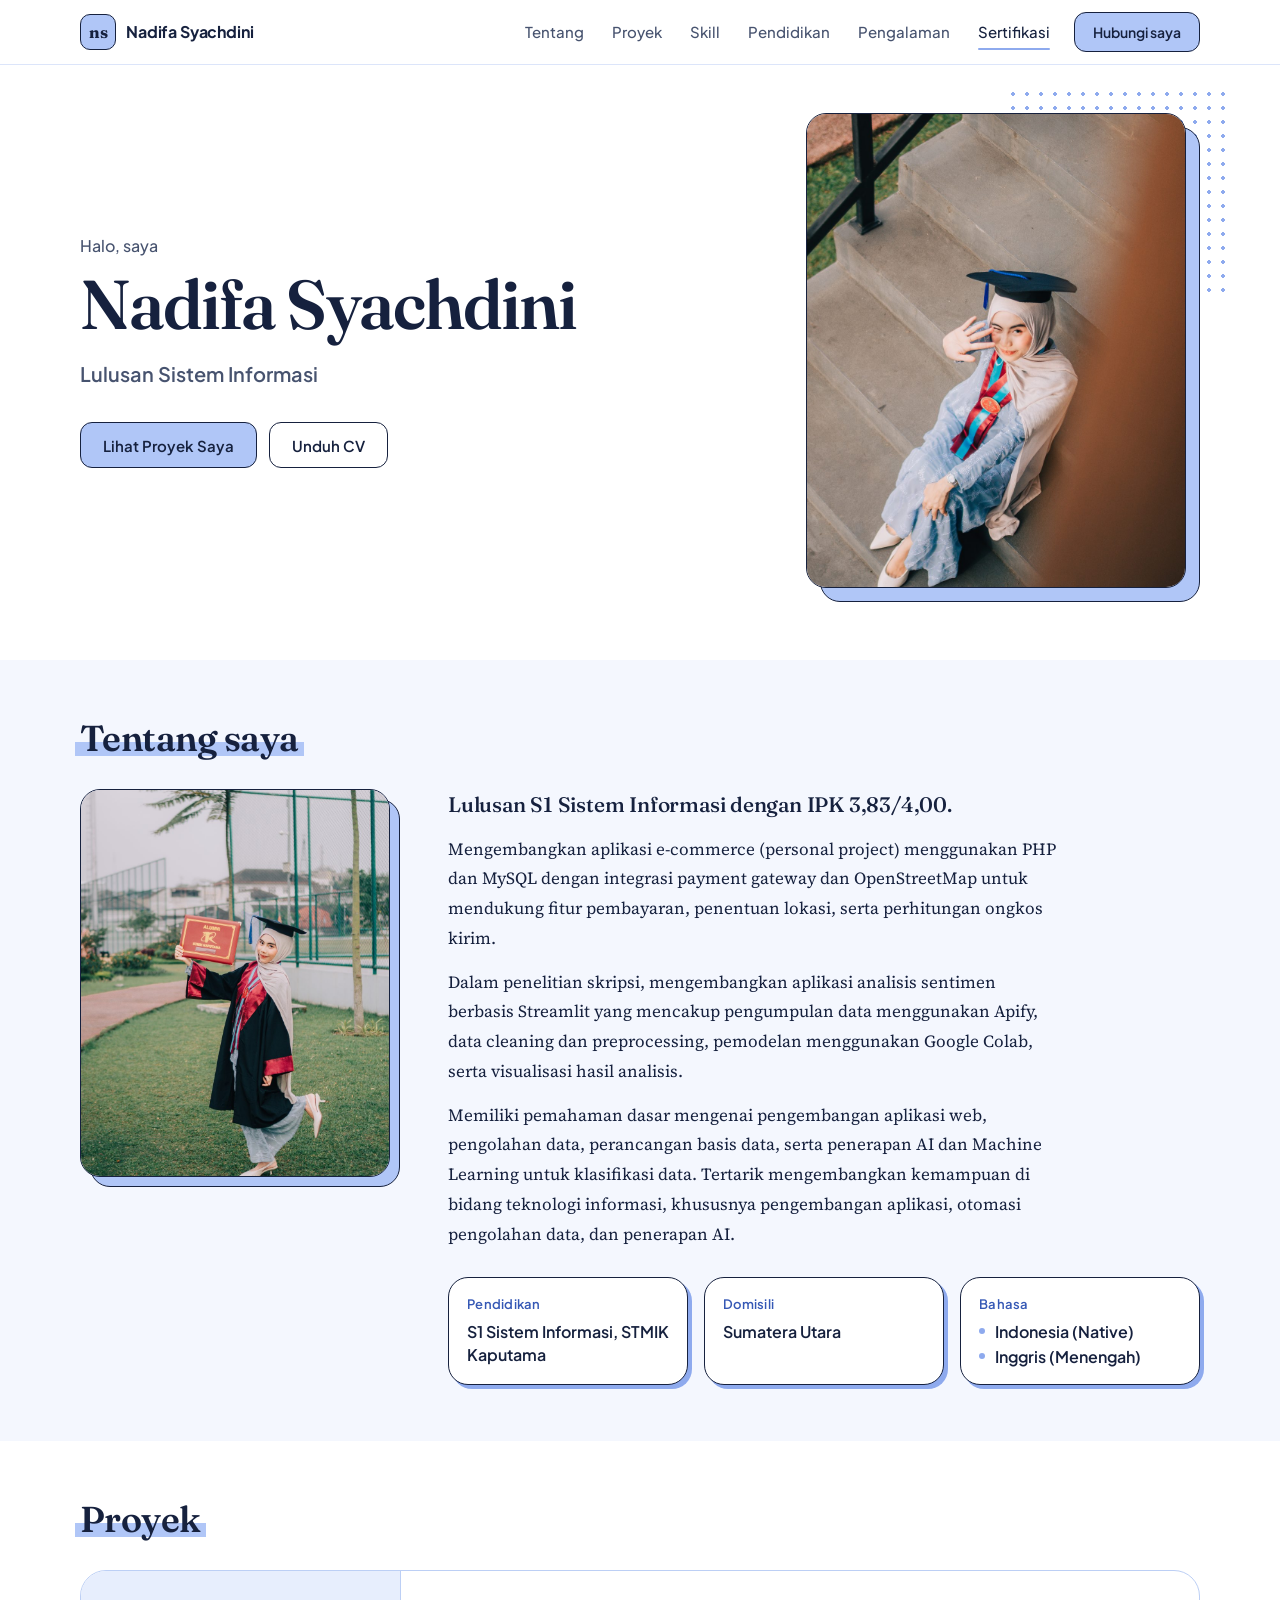
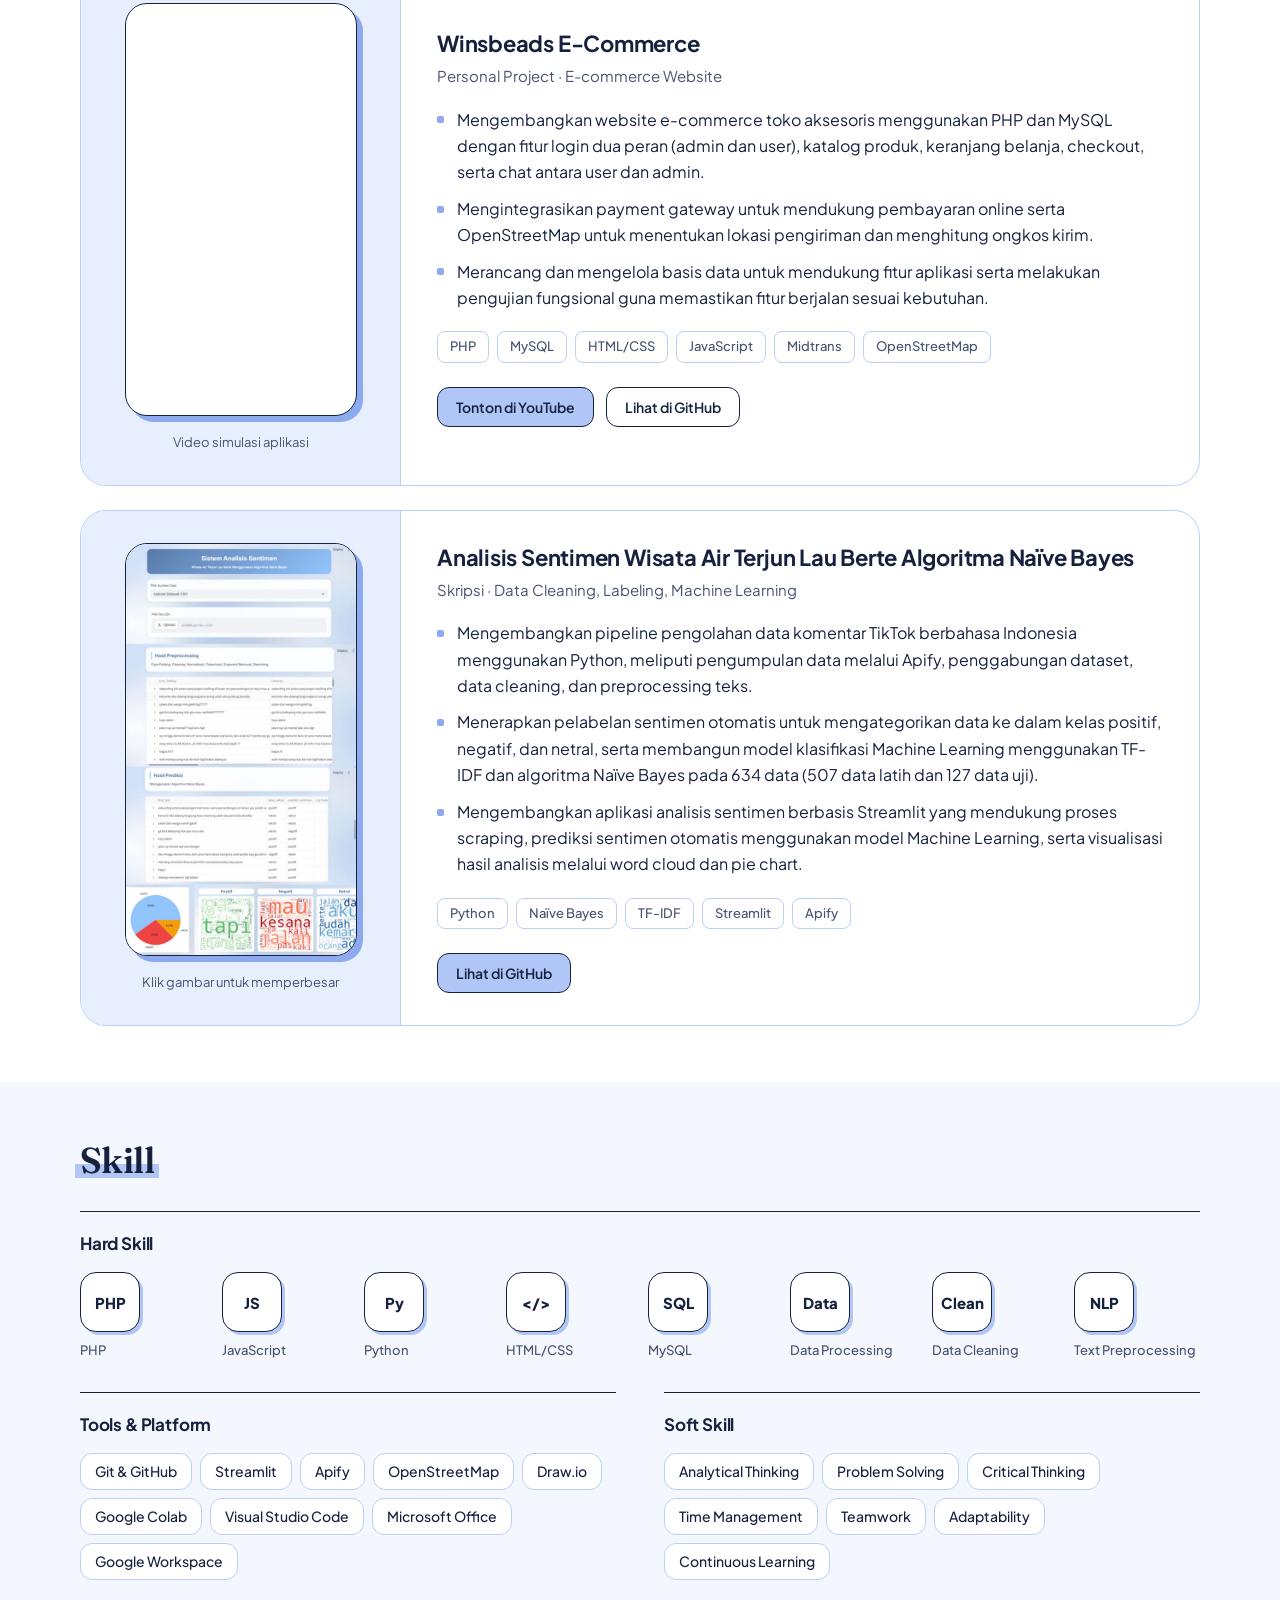
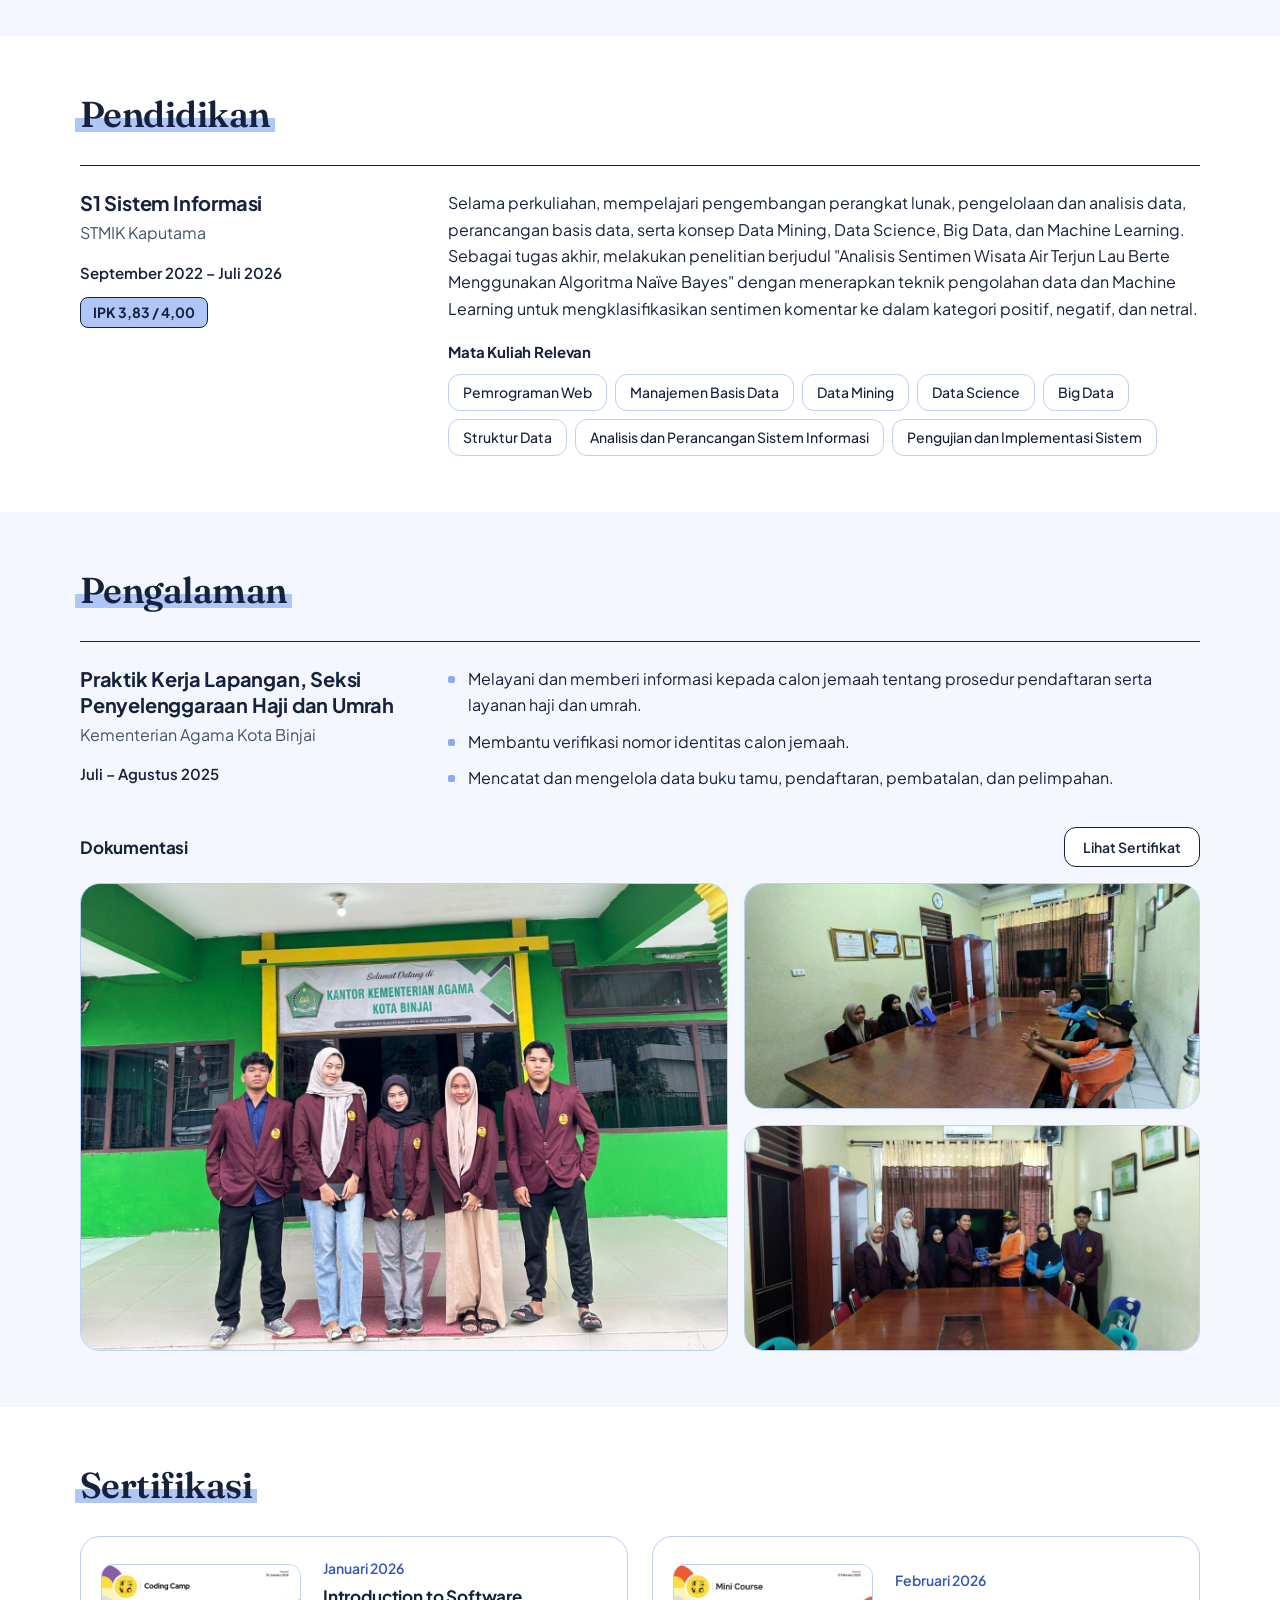
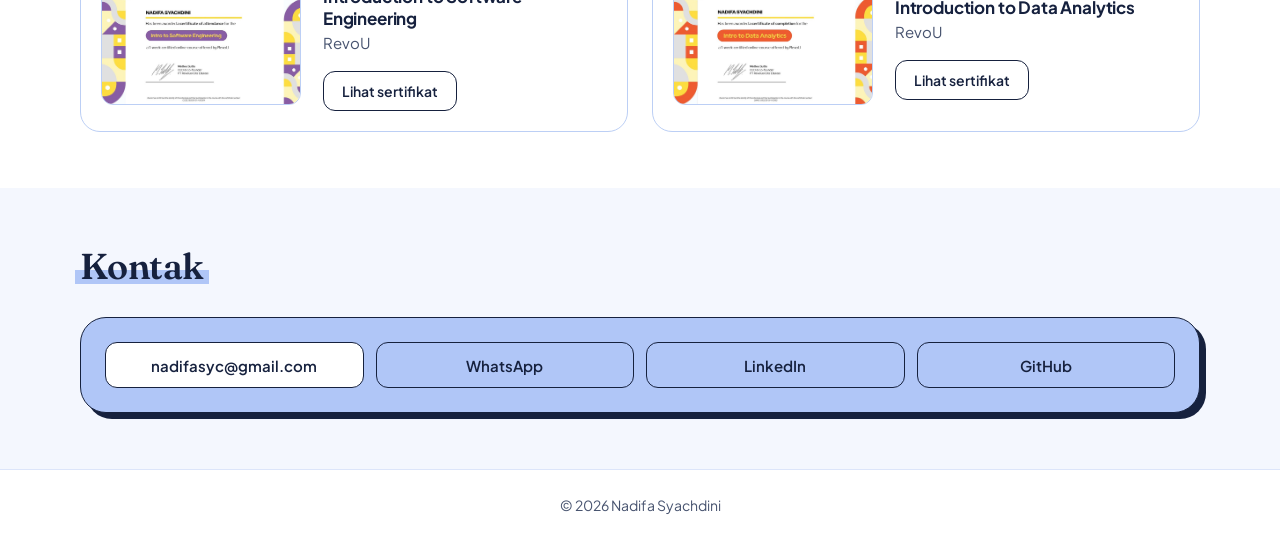
<file: index.html>
<!DOCTYPE html>
<html lang="id">
<head>
  <meta charset="UTF-8">
  <meta name="viewport" content="width=device-width, initial-scale=1">

  <title>Nadifa Syachdini | Portofolio Lulusan Sistem Informasi</title>
  <meta name="description" content="Portofolio Nadifa Syachdini">
  <meta name="theme-color" content="#B0C6F7">

  <meta property="og:title" content="Nadifa Syachdini | Portofolio">
  <meta property="og:description" content="Lulusan S1 Sistem Informasi. Lihat proyek, pengalaman, dan keterampilan saya.">
  <meta property="og:type" content="website">

  <link rel="icon" href="data:image/svg+xml,%3Csvg xmlns='http://www.w3.org/2000/svg' viewBox='0 0 64 64'%3E%3Crect x='2' y='2' width='60' height='60' rx='16' fill='%23B0C6F7' stroke='%2316213E' stroke-width='4'/%3E%3Ctext x='32' y='42' font-size='28' text-anchor='middle' fill='%2316213E' font-family='Georgia,serif' font-weight='700'%3Ens%3C/text%3E%3C/svg%3E">

  <link rel="preconnect" href="https://fonts.googleapis.com">
  <link rel="preconnect" href="https://fonts.gstatic.com" crossorigin>
  <link href="https://fonts.googleapis.com/css2?family=Fraunces:opsz,wght@9..144,500;9..144,600;9..144,700&family=Plus+Jakarta+Sans:wght@400;500;600;700;800&family=Source+Serif+4:opsz,wght@8..60,400;8..60,500&display=swap" rel="stylesheet">
  <link rel="stylesheet" href="style.css?v=10">
</head>
<body>

<a class="skip-link" href="#konten">Lewati ke konten</a>

<!-- ================= NAVIGASI ================= -->
<header class="site-header">
  <div class="wrap header-inner">
    <a class="brand" href="#beranda" aria-label="Kembali ke atas">
      <span class="brand-mark">ns</span>
      <span class="brand-name">Nadifa Syachdini</span>
    </a>

    <button class="nav-toggle" aria-expanded="false" aria-controls="menu" aria-label="Buka menu">
      <span></span><span></span>
    </button>

    <nav id="menu" class="nav" aria-label="Navigasi utama">
      <a href="#tentang">Tentang</a>
      <a href="#proyek">Proyek</a>
      <a href="#skill">Skill</a>
      <a href="#pendidikan">Pendidikan</a>
      <a href="#pengalaman">Pengalaman</a>
      <a href="#sertifikasi">Sertifikasi</a>
      <a href="#kontak" class="btn btn-primary btn-sm">Hubungi saya</a>
    </nav>
  </div>
</header>

<main id="konten">

<!-- ================= BERANDA ================= -->
<section class="hero" id="beranda">
  <div class="wrap hero-grid">
    <div class="hero-text">
      <p class="hello">Halo, saya</p>
      <h1>Nadifa Syachdini</h1>
      <p class="role">Lulusan Sistem Informasi</p>

      <div class="hero-actions">
        <a class="btn btn-primary" href="#proyek">Lihat Proyek Saya</a>
        <a class="btn btn-secondary" href="assets/CV-Nadifa-Syachdini.pdf" download>Unduh CV</a>
      </div>
    </div>

    <div class="hero-art">
      <div class="photo-frame">
        <div class="photo">
          <span class="initials" aria-hidden="true">NS</span>
          <img src="assets/foto.jpg" width="1000" height="1500" alt="Foto Nadifa Syachdini" fetchpriority="high" onerror="this.remove()">
        </div>
      </div>
    </div>
  </div>
</section>

<!-- ================= TENTANG ================= -->
<section class="section band" id="tentang">
  <div class="wrap">
    <div class="section-head"><h2>Tentang saya</h2></div>

    <div class="about-grid">
      <div class="photo-frame photo-frame-sm">
        <div class="photo">
          <span class="initials" aria-hidden="true">NS</span>
          <img src="assets/foto-tentang.jpg" width="960" height="1440" alt="Nadifa Syachdini mengenakan toga wisuda sambil membawa ijazah" loading="lazy" onerror="this.remove()">
        </div>
      </div>

      <div class="about-body">
        <p class="lead">Lulusan S1 Sistem Informasi dengan IPK 3,83/4,00.</p>

        <p>Mengembangkan aplikasi e-commerce (personal project) menggunakan PHP dan MySQL dengan integrasi payment gateway dan OpenStreetMap untuk mendukung fitur pembayaran, penentuan lokasi, serta perhitungan ongkos kirim.</p>
        <p>Dalam penelitian skripsi, mengembangkan aplikasi analisis sentimen berbasis Streamlit yang mencakup pengumpulan data menggunakan Apify, data cleaning dan preprocessing, pemodelan menggunakan Google Colab, serta visualisasi hasil analisis.</p>
        <p>Memiliki pemahaman dasar mengenai pengembangan aplikasi web, pengolahan data, perancangan basis data, serta penerapan AI dan Machine Learning untuk klasifikasi data. Tertarik mengembangkan kemampuan di bidang teknologi informasi, khususnya pengembangan aplikasi, otomasi pengolahan data, dan penerapan AI.</p>
        <dl class="facts">
          <div><dt>Pendidikan</dt><dd>S1 Sistem Informasi, STMIK Kaputama</dd></div>
          <div><dt>Domisili</dt><dd>Sumatera Utara</dd></div>
          <div>
            <dt>Bahasa</dt>
            <dd>
              <ul class="lang-list">
                <li>Indonesia (Native)</li>
                <li>Inggris (Menengah)</li>
              </ul>
            </dd>
          </div>
        </dl>
      </div>
    </div>
  </div>
</section>

<!-- ================= PROYEK ================= -->
<section class="section" id="proyek">
  <div class="wrap">
    <div class="section-head"><h2>Proyek</h2></div>

    <div class="projects">

      <article class="project">
        <div class="project-media">
          <div class="phone">
            <iframe src="https://www.youtube-nocookie.com/embed/VL2vAfkAEVM?rel=0" title="Video simulasi website Winsbeads E-Commerce" loading="lazy" allow="accelerometer; encrypted-media; picture-in-picture; fullscreen" allowfullscreen referrerpolicy="strict-origin-when-cross-origin"></iframe>
          </div>
          <p class="media-hint">Video simulasi aplikasi</p>
        </div>
        <div class="project-body">
          <h3>Winsbeads E-Commerce</h3>
          <p class="meta">Personal Project · E-commerce Website</p>
          <ul class="points">
            <li>Mengembangkan website e-commerce toko aksesoris menggunakan PHP dan MySQL dengan fitur login dua peran (admin dan user), katalog produk, keranjang belanja, checkout, serta chat antara user dan admin.</li>
            <li>Mengintegrasikan payment gateway untuk mendukung pembayaran online serta OpenStreetMap untuk menentukan lokasi pengiriman dan menghitung ongkos kirim.</li>
            <li>Merancang dan mengelola basis data untuk mendukung fitur aplikasi serta melakukan pengujian fungsional guna memastikan fitur berjalan sesuai kebutuhan.</li>
          </ul>
          <ul class="tags"><li>PHP</li><li>MySQL</li><li>HTML/CSS</li><li>JavaScript</li><li>Midtrans</li><li>OpenStreetMap</li></ul>
          <div class="actions">
            <a class="btn btn-primary btn-sm" href="https://youtube.com/shorts/VL2vAfkAEVM" target="_blank" rel="noopener">Tonton di YouTube</a>
            <a class="btn btn-secondary btn-sm" href="https://github.com/nadifasyc/WinsBeads" target="_blank" rel="noopener">Lihat di GitHub</a>
          </div>
        </div>
      </article>

      <article class="project">
        <div class="project-media">
          <a class="phone" href="assets/analisis-sentimen.jpg" target="_blank" rel="noopener" aria-label="Buka tangkapan layar aplikasi analisis sentimen dalam ukuran penuh">
            <img src="assets/analisis-sentimen.jpg" width="1080" height="1920" alt="Tangkapan layar aplikasi Streamlit analisis sentimen: unggah dataset CSV, hasil preprocessing, hasil prediksi Naive Bayes, serta pie chart dan word cloud per kelas sentimen" loading="lazy" onerror="this.remove()">
          </a>
          <p class="media-hint">Klik gambar untuk memperbesar</p>
        </div>
        <div class="project-body">
          <h3>Analisis Sentimen Wisata Air Terjun Lau Berte Algoritma Naïve Bayes</h3>
          <p class="meta">Skripsi · Data Cleaning, Labeling, Machine Learning</p>
          <ul class="points">
            <li>Mengembangkan pipeline pengolahan data komentar TikTok berbahasa Indonesia menggunakan Python, meliputi pengumpulan data melalui Apify, penggabungan dataset, data cleaning, dan preprocessing teks.</li>
            <li>Menerapkan pelabelan sentimen otomatis untuk mengategorikan data ke dalam kelas positif, negatif, dan netral, serta membangun model klasifikasi Machine Learning menggunakan TF-IDF dan algoritma Naïve Bayes pada 634 data (507 data latih dan 127 data uji).</li>
            <li>Mengembangkan aplikasi analisis sentimen berbasis Streamlit yang mendukung proses scraping, prediksi sentimen otomatis menggunakan model Machine Learning, serta visualisasi hasil analisis melalui word cloud dan pie chart.</li>
          </ul>
          <ul class="tags"><li>Python</li><li>Naïve Bayes</li><li>TF-IDF</li><li>Streamlit</li><li>Apify</li></ul>
          <div class="actions">
            <a class="btn btn-primary btn-sm" href="https://github.com/nadifasyc/Sentiment-Analysis-of-TikTok-Comments-on-Lau-Berte-Waterfall-using-Na-ve-Bayes-Classifier.git" target="_blank" rel="noopener">Lihat di GitHub</a>
          </div>
        </div>
      </article>

    </div>
  </div>
</section>

<!-- ================= SKILL ================= -->
<section class="section band" id="skill">
  <div class="wrap">
    <div class="section-head">
      <h2>Skill</h2>
    </div>

    <div class="skill-group">
      <h3>Hard Skill</h3>
      <ul class="tiles">
        <li><b class="tile">PHP</b>PHP</li>
        <li><b class="tile">JS</b>JavaScript</li>
        <li><b class="tile">Py</b>Python</li>
        <li><b class="tile">&lt;/&gt;</b>HTML/CSS</li>
        <li><b class="tile">SQL</b>MySQL</li>
        <li><b class="tile">Data</b>Data Processing</li>
        <li><b class="tile">Clean</b>Data Cleaning</li>
        <li><b class="tile">NLP</b>Text Preprocessing</li>
      </ul>
    </div>

    <div class="skill-pair">
      <div class="skill-group">
        <h3>Tools &amp; Platform</h3>
        <ul class="chips">
          <li>Git &amp; GitHub</li>
          <li>Streamlit</li>
          <li>Apify</li>
          <li>OpenStreetMap</li>
          <li>Draw.io</li>
          <li>Google Colab</li>
          <li>Visual Studio Code</li>
          <li>Microsoft Office</li>
          <li>Google Workspace</li>
        </ul>
      </div>

      <div class="skill-group">
        <h3>Soft Skill</h3>
        <ul class="chips">
          <li>Analytical Thinking</li>
          <li>Problem Solving</li>
          <li>Critical Thinking</li>
          <li>Time Management</li>
          <li>Teamwork</li>
          <li>Adaptability</li>
          <li>Continuous Learning</li>
        </ul>
      </div>
    </div>
  </div>
</section>

<!-- ================= PENDIDIKAN ================= -->
<section class="section" id="pendidikan">
  <div class="wrap">
    <div class="section-head"><h2>Pendidikan</h2></div>

    <article class="entry">
      <div class="entry-meta">
        <h3>S1 Sistem Informasi</h3>
        <p class="org">STMIK Kaputama</p>
        <p class="period">September 2022 – Juli 2026</p>
        <p class="gpa">IPK 3,83 / 4,00</p>
      </div>
      <div class="entry-body">
        <p>Selama perkuliahan, mempelajari pengembangan perangkat lunak, pengelolaan dan analisis data, perancangan basis data, serta konsep Data Mining, Data Science, Big Data, dan Machine Learning. Sebagai tugas akhir, melakukan penelitian berjudul "Analisis Sentimen Wisata Air Terjun Lau Berte Menggunakan Algoritma Naïve Bayes" dengan menerapkan teknik pengolahan data dan Machine Learning untuk mengklasifikasikan sentimen komentar ke dalam kategori positif, negatif, dan netral.</p>
        <h4 class="label">Mata Kuliah Relevan</h4>
        <ul class="chips">
          <li>Pemrograman Web</li>
          <li>Manajemen Basis Data</li>
          <li>Data Mining</li>
          <li>Data Science</li>
          <li>Big Data</li>
          <li>Struktur Data</li>
          <li>Analisis dan Perancangan Sistem Informasi</li>
          <li>Pengujian dan Implementasi Sistem</li>
        </ul>
      </div>
    </article>
  </div>
</section>

<!-- ================= PENGALAMAN ================= -->
<section class="section band" id="pengalaman">
  <div class="wrap">
    <div class="section-head"><h2>Pengalaman</h2></div>

    <article class="entry">
      <div class="entry-meta">
        <h3>Praktik Kerja Lapangan, Seksi Penyelenggaraan Haji dan Umrah</h3>
        <p class="org">Kementerian Agama Kota Binjai</p>
        <p class="period">Juli – Agustus 2025</p>
      </div>
      <div class="entry-body">
        <ul class="points">
          <li>Melayani dan memberi informasi kepada calon jemaah tentang prosedur pendaftaran serta layanan haji dan umrah.</li>
          <li>Membantu verifikasi nomor identitas calon jemaah.</li>
          <li>Mencatat dan mengelola data buku tamu, pendaftaran, pembatalan, dan pelimpahan.</li>
        </ul>
      </div>
    </article>

    <div class="docs">
      <div class="docs-head">
        <h4>Dokumentasi</h4>
        <a class="btn btn-secondary btn-sm" href="assets/sertifikat/magang-kemenag-binjai.pdf" target="_blank" rel="noopener">Lihat Sertifikat</a>
      </div>
      <div class="gallery">
        <figure class="g-main"><img src="assets/magang/foto-4.jpg" width="1400" height="990" alt="Foto bersama di depan Kantor Kementerian Agama Kota Binjai" loading="lazy" onerror="this.remove()"></figure>
        <figure><img src="assets/magang/foto-2.jpg" width="1000" height="562" alt="Dokumentasi kegiatan magang di ruang rapat Kementerian Agama Kota Binjai" loading="lazy" onerror="this.remove()"></figure>
        <figure><img src="assets/magang/foto-3.jpg" width="1000" height="562" alt="Dokumentasi kegiatan magang bersama pembimbing di Kementerian Agama Kota Binjai" loading="lazy" onerror="this.remove()"></figure>
      </div>
    </div>
  </div>
</section>

<!-- ================= SERTIFIKASI ================= -->
<section class="section" id="sertifikasi">
  <div class="wrap">
    <div class="section-head"><h2>Sertifikasi</h2></div>

    <div class="certs">

      <article class="cert">
        <a class="cert-thumb" href="assets/sertifikat/revou-software-engineering.pdf" target="_blank" rel="noopener" aria-label="Buka sertifikat Introduction to Software Engineering">
          <img src="assets/sertifikat/revou-software-engineering.jpg" width="900" height="638" alt="Pratinjau sertifikat Introduction to Software Engineering dari RevoU" loading="lazy" onerror="this.remove()">
        </a>
        <div class="cert-body">
          <p class="cert-date">Januari 2026</p>
          <h3>Introduction to Software Engineering</h3>
          <p class="cert-issuer">RevoU</p>
          <a class="btn btn-secondary btn-sm" href="assets/sertifikat/revou-software-engineering.pdf" target="_blank" rel="noopener">Lihat sertifikat</a>
        </div>
      </article>

      <article class="cert">
        <a class="cert-thumb" href="assets/sertifikat/revou-data-analytics.pdf" target="_blank" rel="noopener" aria-label="Buka sertifikat Introduction to Data Analytics">
          <img src="assets/sertifikat/revou-data-analystics.jpg" width="900" height="638" alt="Pratinjau sertifikat Introduction to Data Analytics dari RevoU" loading="lazy" onerror="this.remove()">
        </a>
        <div class="cert-body">
          <p class="cert-date">Februari 2026</p>
          <h3>Introduction to Data Analytics</h3>
          <p class="cert-issuer">RevoU</p>
          <a class="btn btn-secondary btn-sm" href="assets/sertifikat/revou-data-analytics.pdf" target="_blank" rel="noopener">Lihat sertifikat</a>
        </div>
      </article>

    </div>
  </div>
</section>

<!-- ================= KONTAK ================= -->
<section class="section band" id="kontak">
  <div class="wrap">
    <div class="section-head"><h2>Kontak</h2></div>

    <div class="contact-panel">
      <a class="btn btn-light" href="mailto:nadifasyc@gmail.com">nadifasyc@gmail.com</a>
      <a class="btn btn-outline" href="https://wa.me/6285763387532" target="_blank" rel="noopener">WhatsApp</a>
      <a class="btn btn-outline" href="https://www.linkedin.com/in/nadifa-syachdini-57b372319/" target="_blank" rel="noopener">LinkedIn</a>
      <a class="btn btn-outline" href="https://github.com/nadifasyc" target="_blank" rel="noopener">GitHub</a>
    </div>
  </div>
</section>

</main>

<footer class="site-footer">
  <div class="wrap">
    <p>© <span id="tahun">2026</span> Nadifa Syachdini</p>
  </div>
</footer>

<script src="script.js"></script>
</body>
</html>
</file>
<file: style.css>
/* =========================================================
   PORTOFOLIO – biru #B0C6F7 dan putih
   Semua ukuran dan warna diatur dari blok :root di bawah ini.

   Bahasa visual:
   - garis tinta tipis (1–1,5px) untuk elemen yang bisa disentuh
   - blok biru #B0C6F7 datar sebagai satu-satunya warna isian utama
   - bayangan "offset" keras (bukan bayangan lembut) pada beberapa elemen
   ========================================================= */

:root {
  /* warna */
  --brand:      #B0C6F7;   /* biru utama permintaan Anda */
  --brand-600:  #8EAAEE;   /* hover, bayangan offset, titik hiasan */
  --brand-700:  #3558B5;   /* teks tautan (kontras 6,5:1 di atas putih) */
  --tint-1:     #F4F7FE;   /* latar section selang-seling */
  --tint-2:     #E7EEFD;   /* panel media */
  --line:       #DCE5FA;
  --line-strong:#BCCFF5;
  --ink:        #16213E;   /* teks utama: biru tua, bukan hitam */
  --ink-2:      #47536F;   /* teks sekunder */
  --white:      #FFFFFF;

  /* huruf */
  --font-display: "Fraunces", "Bitstream Charter", Charter, Georgia, serif;
  --font-body: "Plus Jakarta Sans", Inter, "Segoe UI", system-ui, sans-serif;

  /* sudut */
  --r-s: 8px;
  --r-m: 12px;
  --r-l: 20px;
  --r-xl: 26px;

  /* tata letak: semua section memakai angka yang sama */
  --wrap: 1120px;
  --gutter: 24px;
  --side: 320px;           /* lebar kolom kiri (foto, meta, media proyek) */
  --gap: 48px;             /* jarak antar kolom */
  --space-section: 56px;   /* jarak atas dan bawah tiap section */
  --space-head: 28px;      /* jarak judul section ke isi */
  --header-h: 64px;
}

*, *::before, *::after { box-sizing: border-box; }
html { scroll-behavior: smooth; scroll-padding-top: calc(var(--header-h) + 16px); -webkit-text-size-adjust: 100%; }
body {
  margin: 0;
  font: 400 1rem/1.65 var(--font-body);
  color: var(--ink);
  background: var(--white);
  -webkit-font-smoothing: antialiased;
  overflow-x: hidden;
}
img { max-width: 100%; display: block; }
a { color: var(--brand-700); }
h1, h2, h3, h4, p, ul, ol, dl, dd, figure { margin: 0; padding: 0; }
ul, ol { list-style: none; }
h3, h4 { font-family: var(--font-body); line-height: 1.3; letter-spacing: -.01em; }

.wrap { width: min(var(--wrap), 100% - var(--gutter) * 2); margin-inline: auto; }

:focus-visible { outline: 3px solid var(--brand-700); outline-offset: 3px; border-radius: 6px; }

.skip-link { position: absolute; left: 16px; top: -64px; z-index: 100; background: var(--ink); color: #fff; padding: 10px 16px; border-radius: var(--r-s); }
.skip-link:focus { top: 12px; }

/* ---------- Tombol: satu tinggi, satu bentuk ---------- */
.btn {
  display: inline-flex; align-items: center; justify-content: center; gap: 8px;
  height: 46px; padding: 0 22px; border-radius: var(--r-m);
  border: 1.5px solid var(--ink); font: 600 .9375rem/1 var(--font-body);
  text-decoration: none; text-align: center; white-space: nowrap; cursor: pointer;
  transition: transform .15s, box-shadow .15s, background-color .15s;
}
.btn-sm { height: 40px; padding: 0 18px; font-size: .875rem; }
.btn-primary { background: var(--brand); color: var(--ink); }
.btn-secondary { background: var(--white); color: var(--ink); }
.btn-primary:hover { transform: translate(-2px, -2px); box-shadow: 3px 3px 0 var(--ink); }
.btn-secondary:hover { transform: translate(-2px, -2px); box-shadow: 3px 3px 0 var(--brand-600); }
.btn:active { transform: none; box-shadow: none; }

/* ---------- Header ---------- */
.site-header { position: sticky; top: 0; z-index: 50; background: var(--white); border-bottom: 1px solid var(--line); }
.header-inner { height: var(--header-h); display: flex; align-items: center; justify-content: space-between; gap: 24px; }
.brand { display: flex; align-items: center; gap: 10px; text-decoration: none; color: var(--ink); }
.brand-mark {
  display: grid; place-items: center; width: 36px; height: 36px; border-radius: 10px;
  background: var(--brand); border: 1.5px solid var(--ink);
  font: 700 1rem/1 var(--font-display);
}
.brand-name { font-weight: 700; letter-spacing: -.01em; }

.nav { display: flex; align-items: center; gap: 4px; }
.nav a:not(.btn) { position: relative; padding: 8px 12px; color: var(--ink-2); font-weight: 500; font-size: .9375rem; text-decoration: none; transition: color .15s; }
.nav a:not(.btn):hover { color: var(--ink); }
.nav a:not(.btn)[aria-current="true"] { color: var(--ink); }
.nav a:not(.btn)[aria-current="true"]::after { content: ""; position: absolute; left: 12px; right: 12px; bottom: 2px; height: 2px; background: var(--brand-600); border-radius: 2px; }
.nav .btn { margin-left: 8px; }

.nav-toggle { display: none; width: 44px; height: 44px; position: relative; background: var(--white); border: 1.5px solid var(--ink); border-radius: var(--r-m); cursor: pointer; }
.nav-toggle span { position: absolute; left: 12px; right: 12px; height: 2px; background: var(--ink); border-radius: 2px; transition: transform .2s, top .2s; }
.nav-toggle span:first-child { top: 15px; }
.nav-toggle span:last-child { top: 25px; }
.nav-toggle[aria-expanded="true"] span:first-child { top: 20px; transform: rotate(45deg); }
.nav-toggle[aria-expanded="true"] span:last-child { top: 20px; transform: rotate(-45deg); }

/* ---------- Pola section ---------- */
.section { padding-block: var(--space-section); }
.band { background: var(--tint-1); }
.section-head { margin-bottom: var(--space-head); }
.section-head h2 {
  display: inline; font: 600 clamp(1.75rem, 3vw, 2.25rem)/1.25 var(--font-display); letter-spacing: -.015em;
  padding: 0 .14em; margin-left: -.14em;
  background: linear-gradient(transparent 60%, var(--brand) 60% 92%, transparent 92%);
  -webkit-box-decoration-break: clone; box-decoration-break: clone;
}
.section-intro { margin-top: 14px; color: var(--ink-2); }

/* ---------- Bingkai foto (dipakai di beranda dan tentang) ---------- */
.photo-frame { position: relative; z-index: 1; width: 100%; aspect-ratio: 4 / 5; }
.photo-frame::before {
  content: ""; position: absolute; inset: 0; z-index: -1; transform: translate(14px, 14px);
  background: var(--brand); border: 1.5px solid var(--ink); border-radius: var(--r-l);
}
.photo { position: absolute; inset: 0; overflow: hidden; background: var(--tint-2); border: 1.5px solid var(--ink); border-radius: var(--r-l); display: grid; place-items: center; }
.photo img { position: absolute; inset: 0; width: 100%; height: 100%; object-fit: cover; }
.initials { font: 600 4rem/1 var(--font-display); color: var(--brand-600); }

/* ---------- Beranda ---------- */
.hero { padding-block: 48px 72px; overflow: hidden; }
.hero-grid { display: grid; grid-template-columns: minmax(0, 1fr) 380px; gap: 72px; align-items: center; }
.hello { color: var(--ink-2); font-weight: 500; margin-bottom: 10px; }
.hero h1 { font: 600 clamp(2.5rem, 5.4vw, 4.4rem)/1.02 var(--font-display); letter-spacing: -.028em; }
.role { margin: 18px 0 32px; font-size: 1.25rem; font-weight: 600; color: var(--ink-2); }
.hero-actions { display: flex; flex-wrap: wrap; gap: 12px; }

.hero-art { position: relative; width: 100%; max-width: 380px; justify-self: end; margin-right: 14px; }
.hero-art::before {
  content: ""; position: absolute; z-index: 0; top: -26px; right: -40px; width: 58%; height: 44%;
  background-image: radial-gradient(var(--brand-600) 1.6px, transparent 1.8px); background-size: 14px 14px;
}

/* ---------- Tentang ---------- */
.about-grid { display: grid; grid-template-columns: var(--side) minmax(0, 1fr); gap: var(--gap); align-items: start; }
.photo-frame-sm::before { transform: translate(10px, 10px); }
.photo-frame-sm { margin-right: 10px; width: calc(100% - 10px); }
.about-body { max-width: none; }
.about-body > p { max-width: 68ch; }
.about-body p { margin-bottom: 14px; font-family: "Source Serif 4", Georgia, serif; font-size: 1.0625rem; line-height: 1.75; }
.about-body .lead { font-family: var(--font-display); font-size: 1.3125rem; font-weight: 500; line-height: 1.5; letter-spacing: -.01em; }
.facts { display: grid; grid-template-columns: repeat(3, minmax(0, 1fr)); gap: 16px; margin-top: 28px; }
.facts div { padding: 16px 18px; background: var(--white); border: 1.5px solid var(--ink); border-radius: var(--r-l); box-shadow: 4px 4px 0 var(--brand-600); }
.facts dt { font-size: .8125rem; font-weight: 600; letter-spacing: .02em; color: var(--brand-700); margin-bottom: 4px; }
.facts dd { font-weight: 600; line-height: 1.45; }
.lang-list li { display: flex; align-items: center; gap: 10px; white-space: nowrap; }
.lang-list li::before { content: ""; width: 6px; height: 6px; border-radius: 50%; background: var(--brand-600); flex: none; }
.lang-list li + li { margin-top: 2px; }


/* ---------- Proyek ---------- */
.projects { display: grid; gap: 24px; }
.project { display: grid; grid-template-columns: var(--side) minmax(0, 1fr); background: var(--white); border: 1px solid var(--line-strong); border-radius: var(--r-xl); overflow: hidden; }
.project-media { background: var(--tint-2); border-right: 1px solid var(--line-strong); padding: 32px 24px; display: flex; flex-direction: column; align-items: center; justify-content: center; gap: 16px; }
.phone {
  display: block; width: 100%; max-width: 232px; aspect-ratio: 9 / 16; overflow: hidden;
  background: var(--white); border: 1.5px solid var(--ink); border-radius: 22px; box-shadow: 6px 6px 0 var(--brand-600);
}
a.phone { transition: transform .15s, box-shadow .15s; }
a.phone:hover { transform: translate(-2px, -2px); box-shadow: 8px 8px 0 var(--brand-600); }
.phone iframe, .phone img { display: block; width: 100%; height: 100%; border: 0; object-fit: cover; object-position: top; }
.media-hint { font-size: .8125rem; color: var(--ink-2); text-align: center; }

.project-body { padding: 32px 36px; display: flex; flex-direction: column; justify-content: center; }
.project-body h3 { font-size: 1.375rem; font-weight: 700; }
.meta { margin: 6px 0 18px; font-size: .9375rem; color: var(--ink-2); }
.points li { position: relative; padding-left: 20px; margin-bottom: 10px; }
.points li:last-child { margin-bottom: 0; }
.points li::before { content: ""; position: absolute; left: 0; top: .62em; width: 7px; height: 7px; border-radius: 2px; background: var(--brand-600); }
.tags { display: flex; flex-wrap: wrap; gap: 8px; margin: 20px 0 24px; }
.tags li { padding: 4px 12px; border: 1px solid var(--line-strong); border-radius: var(--r-s); font-size: .8125rem; font-weight: 500; color: var(--ink-2); background: var(--white); }
.actions { display: flex; flex-wrap: wrap; gap: 12px; }

/* ---------- Skill ---------- */
.skill-group { padding-top: 20px; border-top: 1px solid var(--ink); }
.skill-group h3 { font-size: 1.0625rem; font-weight: 700; margin-bottom: 18px; }
.skill-pair { display: grid; grid-template-columns: repeat(2, minmax(0, 1fr)); gap: var(--gap); margin-top: 32px; }

.tiles { display: grid; grid-template-columns: repeat(8, minmax(0, 1fr)); gap: 16px; }
.tiles li { display: flex; flex-direction: column; align-items: flex-start; gap: 10px; font-size: .8125rem; font-weight: 500; line-height: 1.35; color: var(--ink-2); }
.tile {
  display: grid; place-items: center; width: 60px; height: 60px;
  background: var(--white); border: 1.5px solid var(--ink); border-radius: 16px; box-shadow: 3px 3px 0 var(--brand);
  font: 800 .9375rem/1 var(--font-body); color: var(--ink);
}

.chips { display: flex; flex-wrap: wrap; gap: 8px; }
.chips li { padding: 6px 14px; background: var(--white); border: 1px solid var(--line-strong); border-radius: var(--r-m); font-size: .875rem; font-weight: 500; }

/* ---------- Pendidikan & Pengalaman: satu pola "entri" ---------- */
.entry { display: grid; grid-template-columns: var(--side) minmax(0, 1fr); gap: var(--gap); padding-top: 24px; border-top: 1px solid var(--ink); }
.entry-meta h3 { font-size: 1.25rem; font-weight: 700; }
.org { margin-top: 4px; color: var(--ink-2); }
.period { margin-top: 14px; font-weight: 600; font-size: .9375rem; }
.gpa { display: inline-block; margin-top: 12px; padding: 5px 12px; background: var(--brand); border: 1.5px solid var(--ink); border-radius: var(--r-s); font-weight: 700; font-size: .875rem; line-height: 1.3; }
.entry-body { max-width: 68ch; }
.entry-body > p { margin-bottom: 20px; }
.label { font-size: .9375rem; font-weight: 700; margin-bottom: 12px; }

/* galeri dokumentasi: satu foto besar + dua foto bertumpuk */
.docs { margin-top: 36px; }
.docs-head { display: flex; flex-wrap: wrap; align-items: center; justify-content: space-between; gap: 12px 16px; margin-bottom: 16px; }
.docs-head h4 { font-size: 1.0625rem; font-weight: 700; }
.gallery { display: grid; grid-template-columns: 1.42fr 1fr; grid-auto-rows: clamp(150px, 18.5vw, 226px); gap: 16px; }
.gallery figure { overflow: hidden; background: var(--tint-2); border: 1px solid var(--line-strong); border-radius: var(--r-l); }
.gallery img { width: 100%; height: 100%; object-fit: cover; }
.gallery .g-main { grid-row: 1 / span 2; }
.gallery .g-main img { object-position: center 40%; }

/* ---------- Sertifikasi ---------- */
.certs { display: grid; grid-template-columns: repeat(2, minmax(0, 1fr)); gap: 24px; }
.cert { display: grid; grid-template-columns: 200px minmax(0, 1fr); gap: 22px; align-items: center; padding: 20px; background: var(--white); border: 1px solid var(--line-strong); border-radius: var(--r-l); }
.cert-thumb { display: block; overflow: hidden; border: 1px solid var(--line-strong); border-radius: var(--r-m); background: var(--tint-2); aspect-ratio: 900 / 638; transition: transform .15s, box-shadow .15s; }
.cert-thumb:hover { transform: translate(-2px, -2px); box-shadow: 4px 4px 0 var(--brand-600); }
.cert-thumb img { width: 100%; height: 100%; object-fit: cover; }
.cert-date { font-size: .875rem; font-weight: 600; color: var(--brand-700); }
.cert-body h3 { font-size: 1.0625rem; font-weight: 700; margin: 4px 0 2px; }
.cert-issuer { color: var(--ink-2); font-size: .9375rem; margin-bottom: 16px; }

/* ---------- Kontak ---------- */
.contact-panel {
  display: grid; grid-template-columns: repeat(4, minmax(0, 1fr)); gap: 12px; padding: 24px;
  background: var(--brand); border: 1.5px solid var(--ink); border-radius: var(--r-xl); box-shadow: 6px 6px 0 var(--ink);
}
.contact-panel .btn { width: 100%; }
.btn-light { background: var(--white); color: var(--ink); }
.btn-outline { background: transparent; color: var(--ink); }
.btn-light:hover, .btn-outline:hover { transform: translate(-2px, -2px); box-shadow: 3px 3px 0 var(--ink); }
.btn-outline:hover { background: var(--white); }

/* ---------- Footer ---------- */
.site-footer { padding: 24px 0 28px; border-top: 1px solid var(--line); text-align: center; font-size: .875rem; color: var(--ink-2); }

/* ---------- Satu momen animasi: teks beranda saat halaman dibuka ---------- */
@keyframes rise { from { opacity: 0; transform: translateY(14px); } to { opacity: 1; transform: none; } }
.hero-text > * { animation: rise .55s cubic-bezier(.2, .7, .2, 1) both; }
.hero-text > :nth-child(2) { animation-delay: .05s; }
.hero-text > :nth-child(3) { animation-delay: .1s; }
.hero-text > :nth-child(4) { animation-delay: .15s; }

@media (prefers-reduced-motion: reduce) {
  html { scroll-behavior: auto; }
  *, *::before, *::after { animation: none !important; transition: none !important; }
}

/* ---------- Tablet ---------- */
@media (max-width: 1023px) {
  :root { --side: 280px; --gap: 36px; }
  .hero-grid { grid-template-columns: minmax(0, 1fr) 320px; gap: 48px; }
  .tiles { grid-template-columns: repeat(4, minmax(0, 1fr)); row-gap: 20px; }
  .contact-panel { grid-template-columns: repeat(2, minmax(0, 1fr)); }
  .project-body { padding: 28px; }
}

/* menu berubah jadi tombol ketika ruang tidak cukup */
@media (max-width: 959px) {
  .nav-toggle { display: block; }
  .nav {
    display: none; position: absolute; top: 100%; left: 0; right: 0; flex-direction: column; align-items: stretch; gap: 0;
    padding: 8px var(--gutter) 20px; background: var(--white); border-bottom: 1px solid var(--line-strong);
  }
  .nav.open { display: flex; }
  .nav a:not(.btn) { padding: 14px 0; border-bottom: 1px solid var(--line); }
  .nav a:not(.btn)[aria-current="true"]::after { display: none; }
  .nav .btn { margin: 16px 0 0; }
}

@media (max-width: 859px) {
  :root { --gap: 28px; --space-section: 48px; }
  .hero { padding-block: 32px 56px; }
  .hero-grid { grid-template-columns: minmax(0, 1fr) 260px; gap: 32px; }
  .hero-art::before { right: -28px; }
  .certs { grid-template-columns: 1fr; }
}

/* kolom kiri-kanan baru menumpuk ketika layar benar-benar sempit */
@media (max-width: 719px) {
  .about-grid, .entry { grid-template-columns: 1fr; }
  .about-grid { gap: 32px; }
  .entry { gap: 16px; }
  .photo-frame-sm { max-width: 280px; }
  .project { grid-template-columns: 1fr; }
  .project-media { border-right: 0; border-bottom: 1px solid var(--line-strong); }
  .skill-pair { grid-template-columns: 1fr; gap: 32px; }
}

/* ---------- HP ---------- */
@media (max-width: 639px) {
  :root { --gutter: 20px; --space-section: 40px; --space-head: 22px; }
  .hero-grid { grid-template-columns: 1fr; gap: 40px; }
  .hero-art { justify-self: start; max-width: 300px; }
  .hero h1 { font-size: 2.6rem; }
  .role { font-size: 1.125rem; margin: 14px 0 24px; }
  .hero-actions .btn { flex: 1 1 140px; }
  .facts { grid-template-columns: 1fr; gap: 16px; }
  .project-body { padding: 24px 20px; }
  .tiles { grid-template-columns: repeat(4, minmax(0, 1fr)); gap: 16px 8px; }
  .tile { width: 52px; height: 52px; border-radius: 14px; }
  .gallery { grid-template-columns: 1fr 1fr; grid-auto-rows: auto; gap: 12px; }
  .gallery figure { aspect-ratio: 4 / 3; border-radius: var(--r-m); }
  .gallery .g-main { grid-row: auto; grid-column: 1 / -1; }
  .docs-head .btn { width: 100%; }
  .actions .btn { flex: 1 1 140px; }
  .cert { grid-template-columns: 1fr; padding: 16px; gap: 16px; align-items: stretch; }
  .contact-panel { grid-template-columns: 1fr; padding: 18px; box-shadow: 5px 5px 0 var(--ink); }
}
</file>
